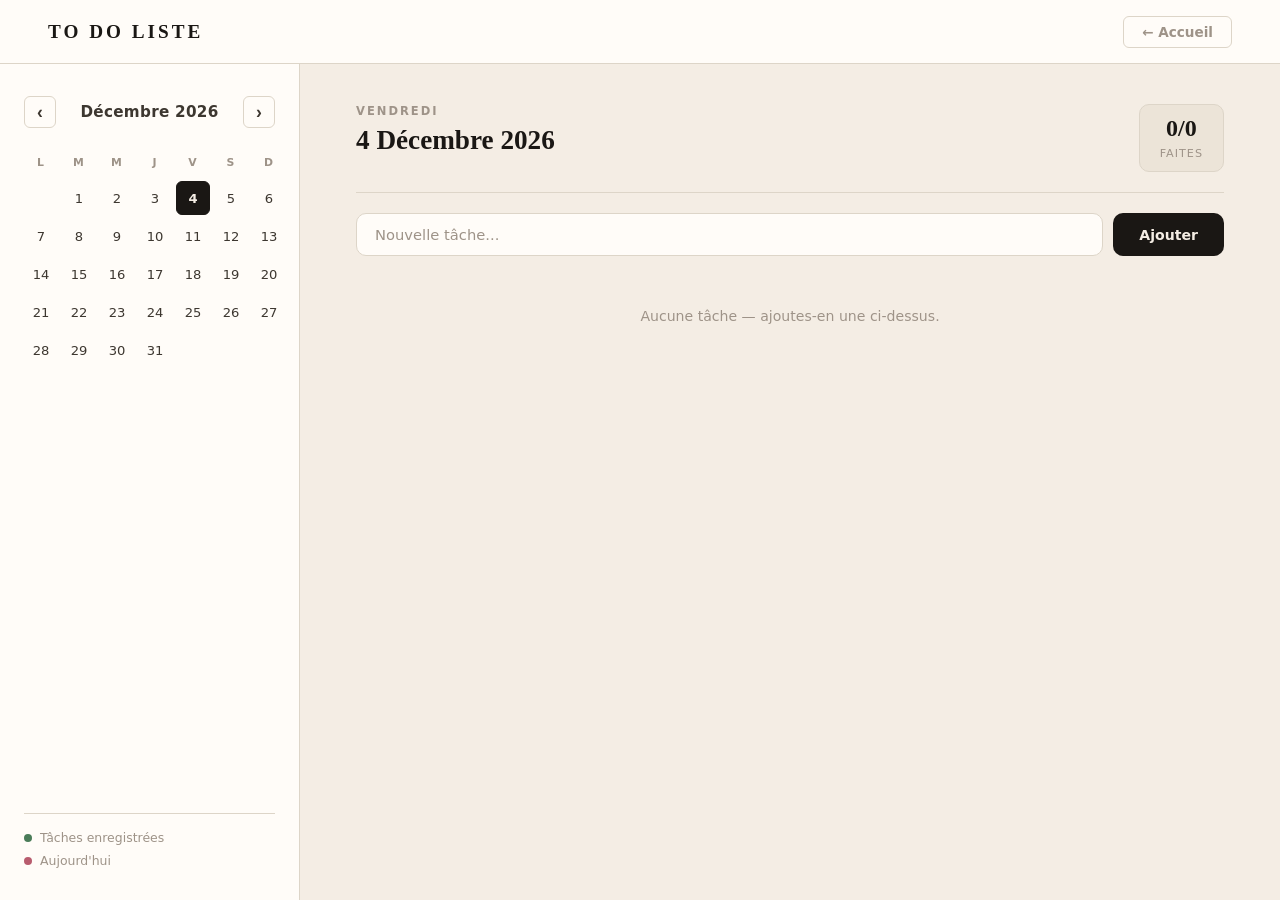
<file: calendar.html>
<!DOCTYPE html>
<html lang="fr">
<head>
  <meta charset="UTF-8"/>
  <meta name="viewport" content="width=device-width, initial-scale=1.0"/>
  <title>To Do Liste — Mes Tâches</title>
  <link rel="stylesheet" href="calendar.css"/>
</head>
<body>

  
  <header class="header">
    <span class="logo">To Do Liste</span>
    <a href="index.html" class="retour">← Accueil</a>
  </header>

  
  <div class="mise-en-page">

    
    <aside class="colonne-cal">

      <div class="mois-nav">
        <button id="btnPrev">&#8249;</button>
        <span id="moisLabel"></span>
        <button id="btnNext">&#8250;</button>
      </div>

      <div class="cal-grille" id="calGrille">
        <div class="cal-entete">L</div>
        <div class="cal-entete">M</div>
        <div class="cal-entete">M</div>
        <div class="cal-entete">J</div>
        <div class="cal-entete">V</div>
        <div class="cal-entete">S</div>
        <div class="cal-entete">D</div>
      </div>

      <div class="legende">
        <span><span class="dot vert"></span> Tâches enregistrées</span>
        <span><span class="dot rose"></span> Aujourd'hui</span>
      </div>

    </aside>

   
    <main class="colonne-taches">

      
      <div class="etat-vide" id="etatVide">
        <p class="vide-titre">Aucun jour sélectionné</p>
        <p class="vide-texte">Clique sur un jour pour voir et gérer tes tâches.</p>
      </div>

     
      <div class="panel" id="panel">

        <div class="panel-entete">
          <div>
            <p class="panel-surtitre" id="panelSurtitre"></p>
            <h2 class="panel-titre" id="panelTitre"></h2>
          </div>
          <div class="stats" id="stats"></div>
        </div>

        <div class="barre-fond" id="barreFond">
          <div class="barre-remplie" id="barreRemplie"></div>
        </div>

        <div class="ajout-zone">
          <input type="text" id="inputTache" class="ajout-input" placeholder="Nouvelle tâche..." autocomplete="off"/>
          <button id="btnAjouter" class="ajout-btn">Ajouter</button>
        </div>

        <ul class="liste" id="liste"></ul>

      </div>

    </main>

  </div>

  <script src="calendar.js"></script>
</body>
</html>
</file>
<file: calendar.css>
*, *::before, *::after { margin: 0; padding: 0; box-sizing: border-box; }

:root {
  --beige:      #f4ede4;
  --beige-card: #fffcf8;
  --beige-mid:  #ece4d8;
  --sombre:     #1a1714;
  --sombre-2:   #3d3730;
  --muted:      #9e9388;
  --accent:     #5c4a32;
  --vert:       #4a7c59;
  --vert-bg:    #edf4f0;
  --rose:       #b85c6e;
  --rose-bg:    #fdf0f2;
  --border:     #ddd5c8;
  --radius-lg:  16px;
  --radius-md:  10px;
  --radius-sm:  6px;
  --navbar-h:   64px;
}


body {
  font-family: Georgia, 'Times New Roman', serif;
  background: var(--beige);
  color: var(--sombre);
  min-height: 100vh;
}


.header {
  height: var(--navbar-h);
  padding: 0 48px;
  background: var(--beige-card);
  border-bottom: 1px solid var(--border);
  display: flex;
  align-items: center;
  justify-content: space-between;
  position: sticky;
  top: 0;
  z-index: 10;
}

.logo {
  font-size: 1.2rem;
  font-weight: bold;
  letter-spacing: 3px;
  text-transform: uppercase;
  color: var(--sombre);
}

.retour {
  font-family: system-ui, sans-serif;
  font-size: 0.85rem;
  font-weight: 600;
  color: var(--muted);
  text-decoration: none;
  padding: 7px 18px;
  border: 1px solid var(--border);
  border-radius: var(--radius-sm);
  transition: color 0.2s, border-color 0.2s;
}
.retour:hover { color: var(--accent); border-color: var(--accent); }


.mise-en-page {
  display: grid;
  grid-template-columns: 300px 1fr;
  min-height: calc(100vh - var(--navbar-h));
}


.colonne-cal {
  background: var(--beige-card);
  border-right: 1px solid var(--border);
  padding: 32px 24px;
  display: flex;
  flex-direction: column;
  gap: 24px;
}

.mois-nav {
  display: flex;
  align-items: center;
  justify-content: space-between;
}

.mois-nav span {
  font-family: system-ui, sans-serif;
  font-size: 0.95rem;
  font-weight: 700;
  color: var(--sombre-2);
  letter-spacing: 0.3px;
}

.mois-nav button {
  background: none;
  border: 1px solid var(--border);
  border-radius: var(--radius-sm);
  width: 32px; height: 32px;
  font-size: 1.1rem;
  font-weight: bold;
  cursor: pointer;
  color: var(--sombre-2);
  display: flex; align-items: center; justify-content: center;
  transition: all 0.15s;
}
.mois-nav button:hover { border-color: var(--accent); color: var(--accent); }


.cal-grille {
  display: grid;
  grid-template-columns: repeat(7, 1fr);
  gap: 4px;
}

.cal-entete {
  text-align: center;
  font-family: system-ui, sans-serif;
  font-size: 0.68rem;
  font-weight: 700;
  color: var(--muted);
  padding: 4px 0 8px;
  text-transform: uppercase;
  letter-spacing: 1px;
}

.cal-jour {
  aspect-ratio: 1;
  display: flex;
  flex-direction: column;
  align-items: center;
  justify-content: center;
  border-radius: var(--radius-sm);
  font-family: system-ui, sans-serif;
  font-size: 0.82rem;
  font-weight: 500;
  cursor: pointer;
  border: 1px solid transparent;
  color: var(--sombre-2);
  gap: 3px;
  min-height: 34px;
  transition: background 0.12s, border-color 0.12s;
  user-select: none;
}
.cal-jour:hover           { background: var(--beige-mid); }
.cal-jour.aujourd-hui     { background: var(--rose-bg); border-color: #e8b0bc; color: var(--rose); font-weight: 700; }
.cal-jour.selectionne     { background: var(--sombre); color: var(--beige); border-color: var(--sombre); font-weight: 700; }
.cal-jour.vide            { cursor: default; }
.cal-jour.vide:hover      { background: none; }

.cal-point {
  width: 4px; height: 4px;
  border-radius: 50%;
  background: var(--vert);
}
.cal-jour.selectionne .cal-point { background: rgba(255,255,255,0.55); }


.legende {
  display: flex;
  flex-direction: column;
  gap: 8px;
  margin-top: auto;
  padding-top: 16px;
  border-top: 1px solid var(--border);
  font-family: system-ui, sans-serif;
  font-size: 0.78rem;
  color: var(--muted);
}

.legende span {
  display: flex;
  align-items: center;
  gap: 8px;
}

.dot {
  width: 8px; height: 8px;
  border-radius: 50%;
  flex-shrink: 0;
}
.dot.vert { background: var(--vert); }
.dot.rose { background: var(--rose); }


.colonne-taches {
  padding: 40px 56px;
}

.etat-vide {
  display: flex;
  flex-direction: column;
  align-items: center;
  justify-content: center;
  min-height: 360px;
  text-align: center;
  gap: 10px;
  opacity: 0;
  animation: apparaitre 0.5s ease forwards;
}

.vide-icone { font-size: 2.5rem; opacity: 0.25; }

.vide-titre {
  font-size: 1.15rem;
  font-weight: bold;
  color: var(--sombre-2);
}

.vide-texte {
  font-family: system-ui, sans-serif;
  font-size: 0.88rem;
  color: var(--muted);
  max-width: 260px;
  line-height: 1.6;
}


.panel { display: none; }
.panel.visible {
  display: block;
  animation: apparaitre 0.25s ease;
}

@keyframes apparaitre {
  from { opacity: 0; transform: translateY(10px); }
  to   { opacity: 1; transform: translateY(0); }
}


.panel-entete {
  display: flex;
  align-items: flex-start;
  justify-content: space-between;
  gap: 16px;
  margin-bottom: 20px;
  padding-bottom: 20px;
  border-bottom: 1px solid var(--border);
  flex-wrap: wrap;
}

.panel-surtitre {
  font-family: system-ui, sans-serif;
  font-size: 0.72rem;
  font-weight: 700;
  letter-spacing: 2px;
  text-transform: uppercase;
  color: var(--muted);
  margin-bottom: 6px;
}

.panel-titre {
  font-size: 1.7rem;
  font-weight: bold;
  line-height: 1.2;
  color: var(--sombre);
}

.stats {
  background: var(--beige-mid);
  border: 1px solid var(--border);
  border-radius: var(--radius-md);
  padding: 10px 20px;
  text-align: center;
  flex-shrink: 0;
  font-family: system-ui, sans-serif;
}

.stats-nb {
  display: block;
  font-size: 1.5rem;
  font-weight: 700;
  font-family: Georgia, serif;
  color: var(--sombre);
}

.stats-label {
  font-size: 0.7rem;
  text-transform: uppercase;
  letter-spacing: 1px;
  color: var(--muted);
}

.barre-fond {
  height: 3px;
  background: var(--beige-mid);
  border-radius: 3px;
  margin-bottom: 24px;
  display: none;
}

.barre-remplie {
  height: 100%;
  background: var(--vert);
  border-radius: 3px;
  transition: width 0.4s ease;
}


.ajout-zone {
  display: flex;
  gap: 10px;
  margin-bottom: 20px;
}

.ajout-input {
  flex: 1;
  padding: 12px 18px;
  border: 1px solid var(--border);
  border-radius: var(--radius-md);
  font-family: system-ui, sans-serif;
  font-size: 0.92rem;
  background: var(--beige-card);
  color: var(--sombre);
  outline: none;
  transition: border-color 0.2s;
}
.ajout-input:focus { border-color: var(--accent); }
.ajout-input::placeholder { color: var(--muted); }

.ajout-btn {
  background: var(--sombre);
  color: var(--beige);
  border: none;
  border-radius: var(--radius-md);
  padding: 12px 26px;
  font-family: system-ui, sans-serif;
  font-size: 0.88rem;
  font-weight: 700;
  cursor: pointer;
  white-space: nowrap;
  transition: background 0.2s;
}
.ajout-btn:hover { background: var(--accent); }


.liste {
  list-style: none;
  display: flex;
  flex-direction: column;
  gap: 8px;
}

.tache {
  display: flex;
  align-items: center;
  gap: 14px;
  padding: 13px 16px;
  background: var(--beige-card);
  border: 1px solid var(--border);
  border-radius: var(--radius-md);
  transition: opacity 0.2s;
  animation: apparaitre 0.2s ease;
}
.tache.faite { opacity: 0.45; }

.checkbox {
  width: 20px; height: 20px;
  border-radius: 50%;
  border: 1.5px solid var(--border);
  display: flex; align-items: center; justify-content: center;
  cursor: pointer;
  flex-shrink: 0;
  font-size: 0.7rem;
  color: transparent;
  transition: all 0.15s;
}
.checkbox:hover { border-color: var(--vert); background: var(--vert-bg); }
.checkbox.coche { background: var(--vert); border-color: var(--vert); color: white; }

.tache-nom {
  flex: 1;
  font-family: system-ui, sans-serif;
  font-size: 0.92rem;
  color: var(--sombre-2);
}
.tache-nom.barre { text-decoration: line-through; color: var(--muted); }

.btn-suppr {
  background: none;
  border: none;
  color: var(--border);
  font-size: 0.95rem;
  cursor: pointer;
  padding: 4px 6px;
  border-radius: var(--radius-sm);
  transition: all 0.15s;
  flex-shrink: 0;
}
.btn-suppr:hover { color: var(--rose); background: var(--rose-bg); }


.liste-vide {
  font-family: system-ui, sans-serif;
  text-align: center;
  color: var(--muted);
  font-size: 0.88rem;
  padding: 32px 0;
}

/*pour adaption*/
@media (max-width: 820px) {
  .mise-en-page { grid-template-columns: 1fr; }
  .colonne-cal  { border-right: none; border-bottom: 1px solid var(--border); padding: 24px 20px; }
  .colonne-taches { padding: 28px 20px; }
  .header       { padding: 0 20px; }
  .cal-jour     { min-height: 40px; font-size: 0.85rem; }
}
</file>
